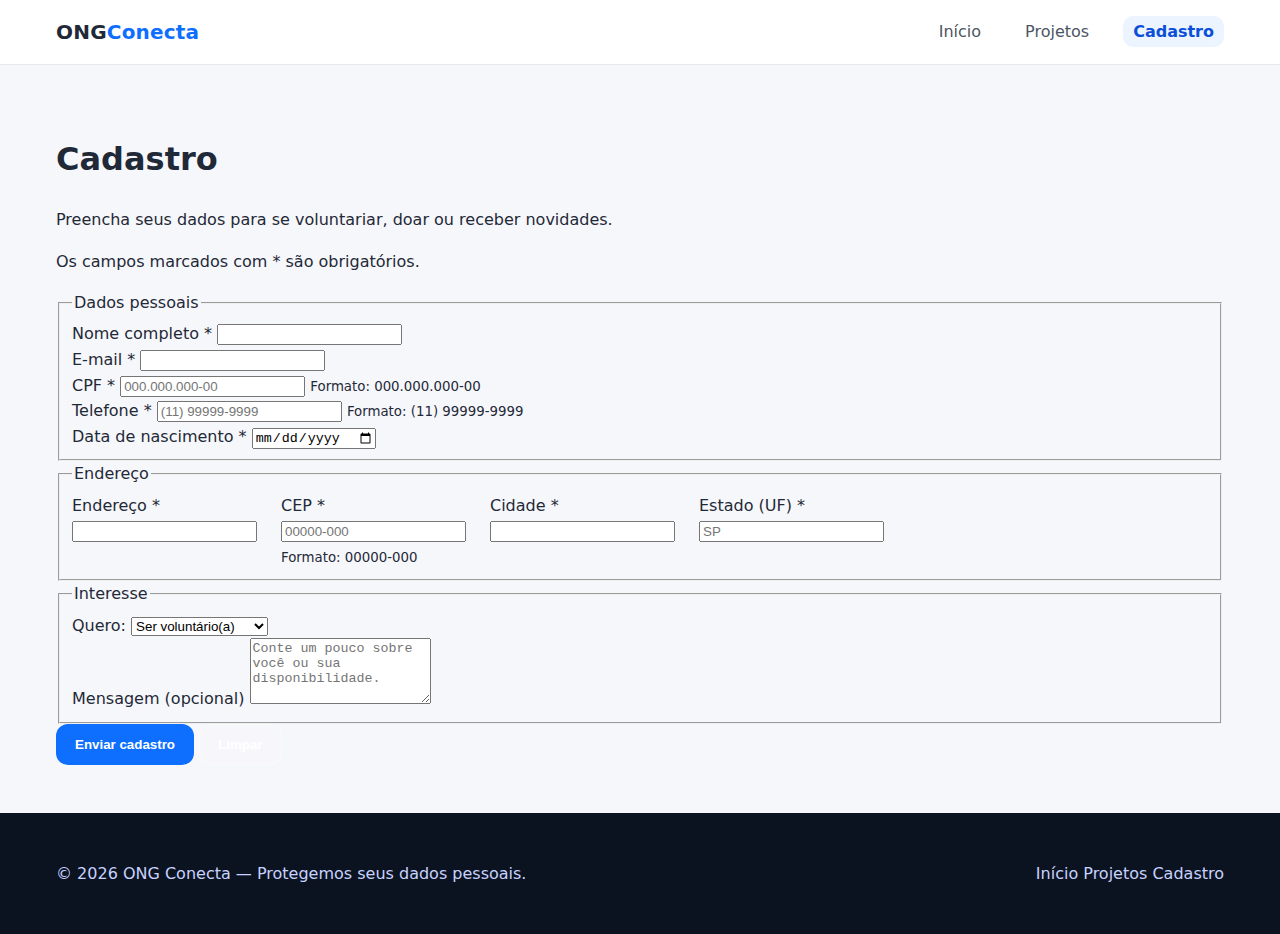
<file: cadastro.html>
<!DOCTYPE html>
<html lang="pt-br">
  <head>
    <meta charset="UTF-8" />
    <meta name="viewport" content="width=device-width, initial-scale=1" />
    <title>ONG Conecta — Cadastro</title>
    <meta name="description" content="Cadastro de voluntários e apoiadores." />
    <link rel="stylesheet" href="assets/css/style.css" />
  </head>
  <body>
    <!-- Header -->
    <header class="site-header">
      <nav class="nav container" aria-label="Principal">
        <a class="logo" href="index.html">ONG<span>Conecta</span></a>

        <button
          class="hamburger"
          aria-label="Abrir menu"
          aria-expanded="false"
          aria-controls="menu"
        >
          ☰
        </button>

        <ul id="menu" class="nav-links">
          <li><a href="index.html">Início</a></li>
          <li><a href="projetos.html">Projetos</a></li>
          <li><a href="cadastro.html" aria-current="page">Cadastro</a></li>
        </ul>
      </nav>
    </header>

    <main class="container main">
      <header class="page-head">
        <h1>Cadastro</h1>
        <p>
          Preencha seus dados para se voluntariar, doar ou receber novidades.
        </p>
      </header>

      <form
        class="form"
        action="#"
        method="post"
        novalidate
        aria-describedby="ajuda"
      >
        <p id="ajuda" class="muted">
          Os campos marcados com * são obrigatórios.
        </p>

        <!-- Dados pessoais -->
        <fieldset class="fieldset">
          <legend>Dados pessoais</legend>

          <div class="field">
            <label for="nome">Nome completo *</label>
            <input
              id="nome"
              name="nome"
              type="text"
              required
              minlength="3"
              autocomplete="name"
            />
          </div>

          <div class="field">
            <label for="email">E-mail *</label>
            <input
              id="email"
              name="email"
              type="email"
              required
              autocomplete="email"
            />
          </div>

          <div class="field">
            <label for="cpf">CPF *</label>
            <input
              id="cpf"
              name="cpf"
              type="text"
              inputmode="numeric"
              required
              maxlength="14"
              placeholder="000.000.000-00"
              pattern="^\d{3}\.\d{3}\.\d{3}-\d{2}$"
              aria-describedby="cpf-help"
            />
            <small id="cpf-help" class="help">Formato: 000.000.000-00</small>
          </div>

          <div class="field">
            <label for="telefone">Telefone *</label>
            <input
              id="telefone"
              name="telefone"
              type="tel"
              inputmode="tel"
              required
              maxlength="15"
              placeholder="(11) 99999-9999"
              pattern="^\(\d{2}\)\s?\d{4,5}-\d{4}$"
              aria-describedby="tel-help"
            />
            <small id="tel-help" class="help">Formato: (11) 99999-9999</small>
          </div>

          <div class="field">
            <label for="nascimento">Data de nascimento *</label>
            <input id="nascimento" name="nascimento" type="date" required />
          </div>
        </fieldset>

        <!-- Endereço -->
        <fieldset class="fieldset">
          <legend>Endereço</legend>

          <div class="grid-12">
            <div class="field col-8 col-sm-12">
              <label for="endereco">Endereço *</label>
              <input
                id="endereco"
                name="endereco"
                type="text"
                required
                autocomplete="street-address"
              />
            </div>

            <div class="field col-4 col-sm-12">
              <label for="cep">CEP *</label>
              <input
                id="cep"
                name="cep"
                type="text"
                inputmode="numeric"
                required
                maxlength="9"
                placeholder="00000-000"
                pattern="^\d{5}-\d{3}$"
                aria-describedby="cep-help"
              />
              <small id="cep-help" class="help">Formato: 00000-000</small>
            </div>

            <div class="field col-8 col-sm-12">
              <label for="cidade">Cidade *</label>
              <input id="cidade" name="cidade" type="text" required />
            </div>

            <div class="field col-4 col-sm-12">
              <label for="estado">Estado (UF) *</label>
              <input
                id="estado"
                name="estado"
                type="text"
                required
                maxlength="2"
                pattern="^[A-Za-z]{2}$"
                placeholder="SP"
              />
            </div>
          </div>
        </fieldset>

        <!-- Interesse -->
        <fieldset class="fieldset">
          <legend>Interesse</legend>

          <div class="field">
            <label for="tipo">Quero:</label>
            <select id="tipo" name="tipo">
              <option value="voluntariado">Ser voluntário(a)</option>
              <option value="doacoes">Doar</option>
              <option value="novidades">Receber novidades</option>
            </select>
          </div>

          <div class="field">
            <label for="mensagem">Mensagem (opcional)</label>
            <textarea
              id="mensagem"
              name="mensagem"
              rows="4"
              maxlength="500"
              placeholder="Conte um pouco sobre você ou sua disponibilidade."
            ></textarea>
          </div>
        </fieldset>

        <div class="actions">
          <button class="btn btn--primary" type="submit">
            Enviar cadastro
          </button>
          <button class="btn btn--ghost" type="reset">Limpar</button>
        </div>
      </form>
    </main>

    <!-- Footer -->
    <footer class="site-footer">
      <div class="container footer-content">
        <p>
          © <span id="ano"></span> ONG Conecta — Protegemos seus dados pessoais.
        </p>
        <nav aria-label="Rodapé">
          <a href="index.html">Início</a>
          <a href="projetos.html">Projetos</a>
          <a href="cadastro.html" aria-current="page">Cadastro</a>
        </nav>
      </div>
    </footer>

    <script>
      // Menu mobile + header com sombra
      const header = document.querySelector(".site-header");
      const btn = document.querySelector(".hamburger");
      const nav = document.querySelector(".nav");
      btn.addEventListener("click", () => {
        const expanded = btn.getAttribute("aria-expanded") === "true";
        btn.setAttribute("aria-expanded", String(!expanded));
        nav.classList.toggle("active");
      });
      window.addEventListener("scroll", () => {
        header.classList.toggle("scrolled", window.scrollY > 8);
      });

      // Ano dinâmico
      document.getElementById("ano").textContent = new Date().getFullYear();
    </script>
    <script src="assets/js/masks.js" defer></script>
  </body>
</html>
</file>
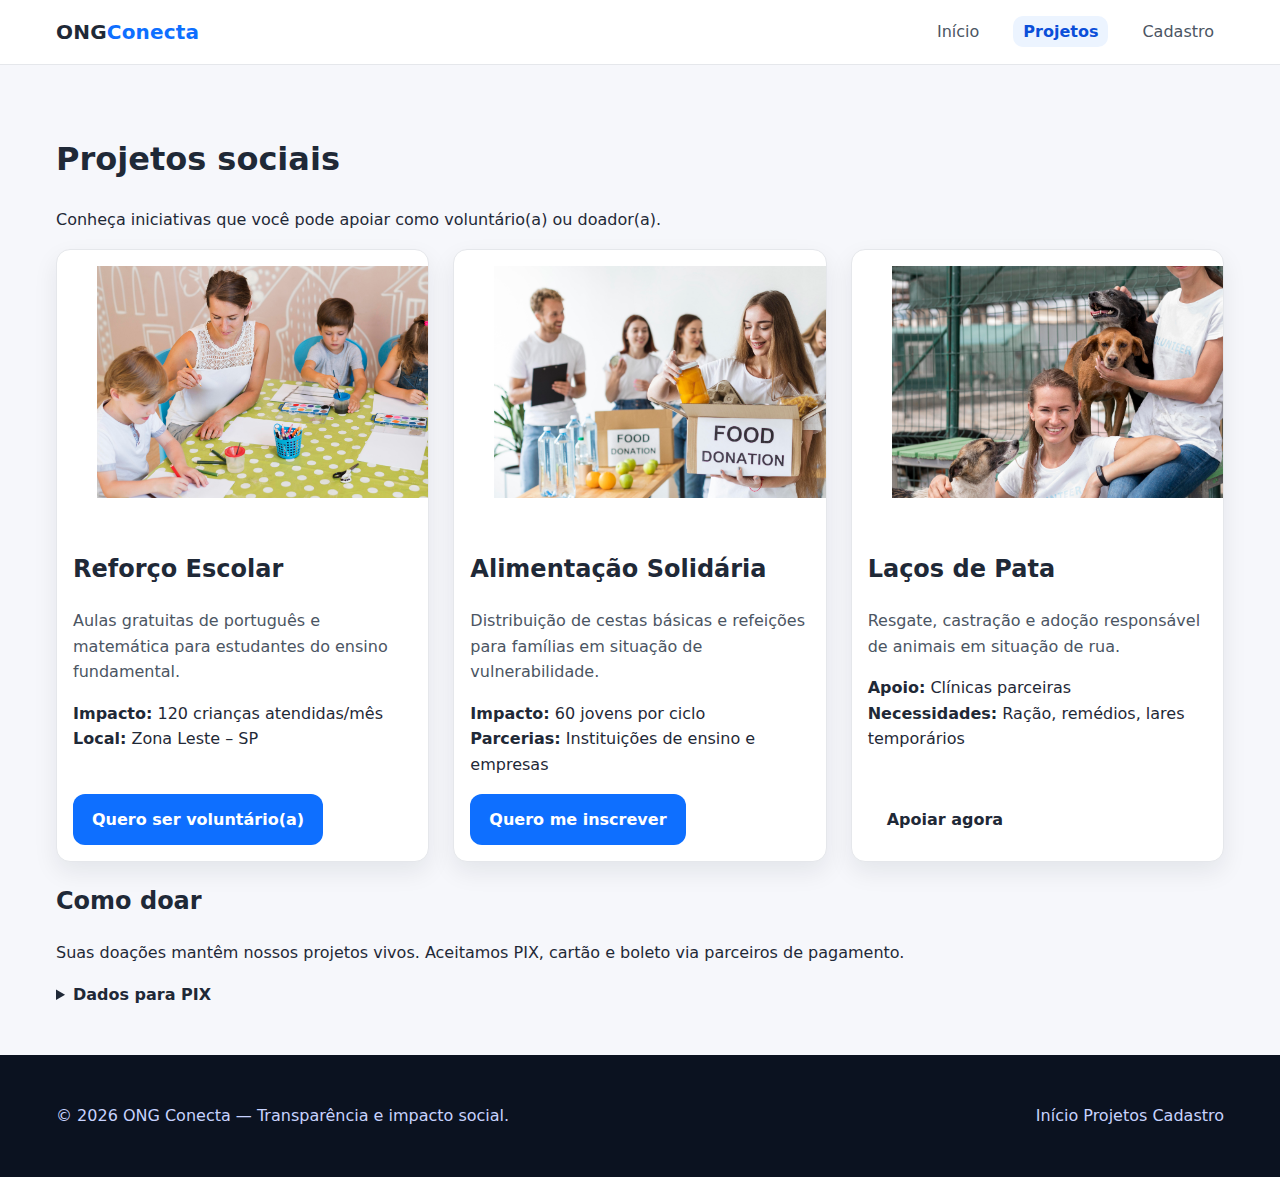
<file: projetos.html>
<!DOCTYPE html>
<html lang="pt-br">
  <head>
    <meta charset="UTF-8" />
    <meta name="viewport" content="width=device-width, initial-scale=1" />
    <title>ONG Conecta — Projetos</title>
    <meta
      name="description"
      content="Projetos sociais, voluntariado e doações."
    />
    <link rel="stylesheet" href="assets/css/style.css" />
  </head>
  <body>
    <!-- Header -->
    <header class="site-header">
      <nav class="nav container" aria-label="Principal">
        <a class="logo" href="index.html">ONG<span>Conecta</span></a>
        <button
          class="hamburger"
          aria-label="Abrir menu"
          aria-expanded="false"
          aria-controls="menu"
        >
          ☰
        </button>
        <ul id="menu" class="nav-links">
          <li><a href="index.html">Início</a></li>
          <li><a href="projetos.html" aria-current="page">Projetos</a></li>
          <li><a href="cadastro.html">Cadastro</a></li>
        </ul>
      </nav>
    </header>

    <main class="container main">
      <header class="page-head">
        <h1>Projetos sociais</h1>
        <p>
          Conheça iniciativas que você pode apoiar como voluntário(a) ou
          doador(a).
        </p>
      </header>

      <section class="cards">
        <!-- Reforço Escolar -->
        <article class="card">
          <figure class="card__media">
            <img
              src="assets/images/projeto-2.jpg"
              alt="Aula de reforço escolar para crianças"
              loading="lazy"
            />
          </figure>
          <div class="card__body">
            <h2>Reforço Escolar</h2>
            <p>
              Aulas gratuitas de português e matemática para estudantes do
              ensino fundamental.
            </p>
            <ul class="list">
              <li><strong>Impacto:</strong> 120 crianças atendidas/mês</li>
              <li><strong>Local:</strong> Zona Leste – SP</li>
            </ul>
          </div>
          <div class="card__footer">
            <a class="btn btn--primary" href="cadastro.html"
              >Quero ser voluntário(a)</a
            >
          </div>
        </article>

        <!-- alimentacao solidaria -->
        <article class="card">
          <figure class="card__media">
            <img
              src="assets/images/projeto-1.jpg"
              alt="Oficina de capacitação profissional"
              loading="lazy"
            />
          </figure>
          <div class="card__body">
            <h2>Alimentação Solidária</h2>
            <p>
              Distribuição de cestas básicas e refeições para famílias em
              situação de vulnerabilidade.
            </p>
            <ul class="list">
              <li><strong>Impacto:</strong> 60 jovens por ciclo</li>
              <li>
                <strong>Parcerias:</strong> Instituições de ensino e empresas
              </li>
            </ul>
          </div>
          <div class="card__footer">
            <a class="btn btn--primary" href="cadastro.html"
              >Quero me inscrever</a
            >
          </div>
        </article>

        <!-- Laços de Pata -->
        <article class="card">
          <figure class="card__media">
            <img
              src="assets/images/projeto-3.jpg"
              alt="Cuidado e adoção responsável de animais"
              loading="lazy"
            />
          </figure>
          <div class="card__body">
            <h2>Laços de Pata</h2>
            <p>
              Resgate, castração e adoção responsável de animais em situação de
              rua.
            </p>
            <ul class="list">
              <li><strong>Apoio:</strong> Clínicas parceiras</li>
              <li>
                <strong>Necessidades:</strong> Ração, remédios, lares
                temporários
              </li>
            </ul>
          </div>
          <div class="card__footer">
            <a class="btn btn--secondary" href="cadastro.html">Apoiar agora</a>
          </div>
        </article>
      </section>

      <!-- Como doar -->
      <section class="doacoes">
        <h2>Como doar</h2>
        <p>
          Suas doações mantêm nossos projetos vivos. Aceitamos PIX, cartão e
          boleto via parceiros de pagamento.
        </p>
        <details>
          <summary><strong>Dados para PIX</strong></summary>
          <p>Chave (e-mail): doacoes@ongconecta.org</p>
        </details>
      </section>
    </main>

    <!-- Footer -->
    <footer class="site-footer">
      <div class="container footer-content">
        <p>
          © <span id="ano"></span> ONG Conecta — Transparência e impacto social.
        </p>
        <nav aria-label="Rodapé">
          <a href="index.html">Início</a>
          <a href="projetos.html" aria-current="page">Projetos</a>
          <a href="cadastro.html">Cadastro</a>
        </nav>
      </div>
    </footer>

    <script>
      const header = document.querySelector(".site-header");
      const btn = document.querySelector(".hamburger");
      const nav = document.querySelector(".nav");
      btn.addEventListener("click", () => {
        const expanded = btn.getAttribute("aria-expanded") === "true";
        btn.setAttribute("aria-expanded", String(!expanded));
        nav.classList.toggle("active");
      });
      window.addEventListener("scroll", () => {
        header.classList.toggle("scrolled", window.scrollY > 8);
      });
      document.getElementById("ano").textContent = new Date().getFullYear();
    </script>
  </body>
</html>
</file>
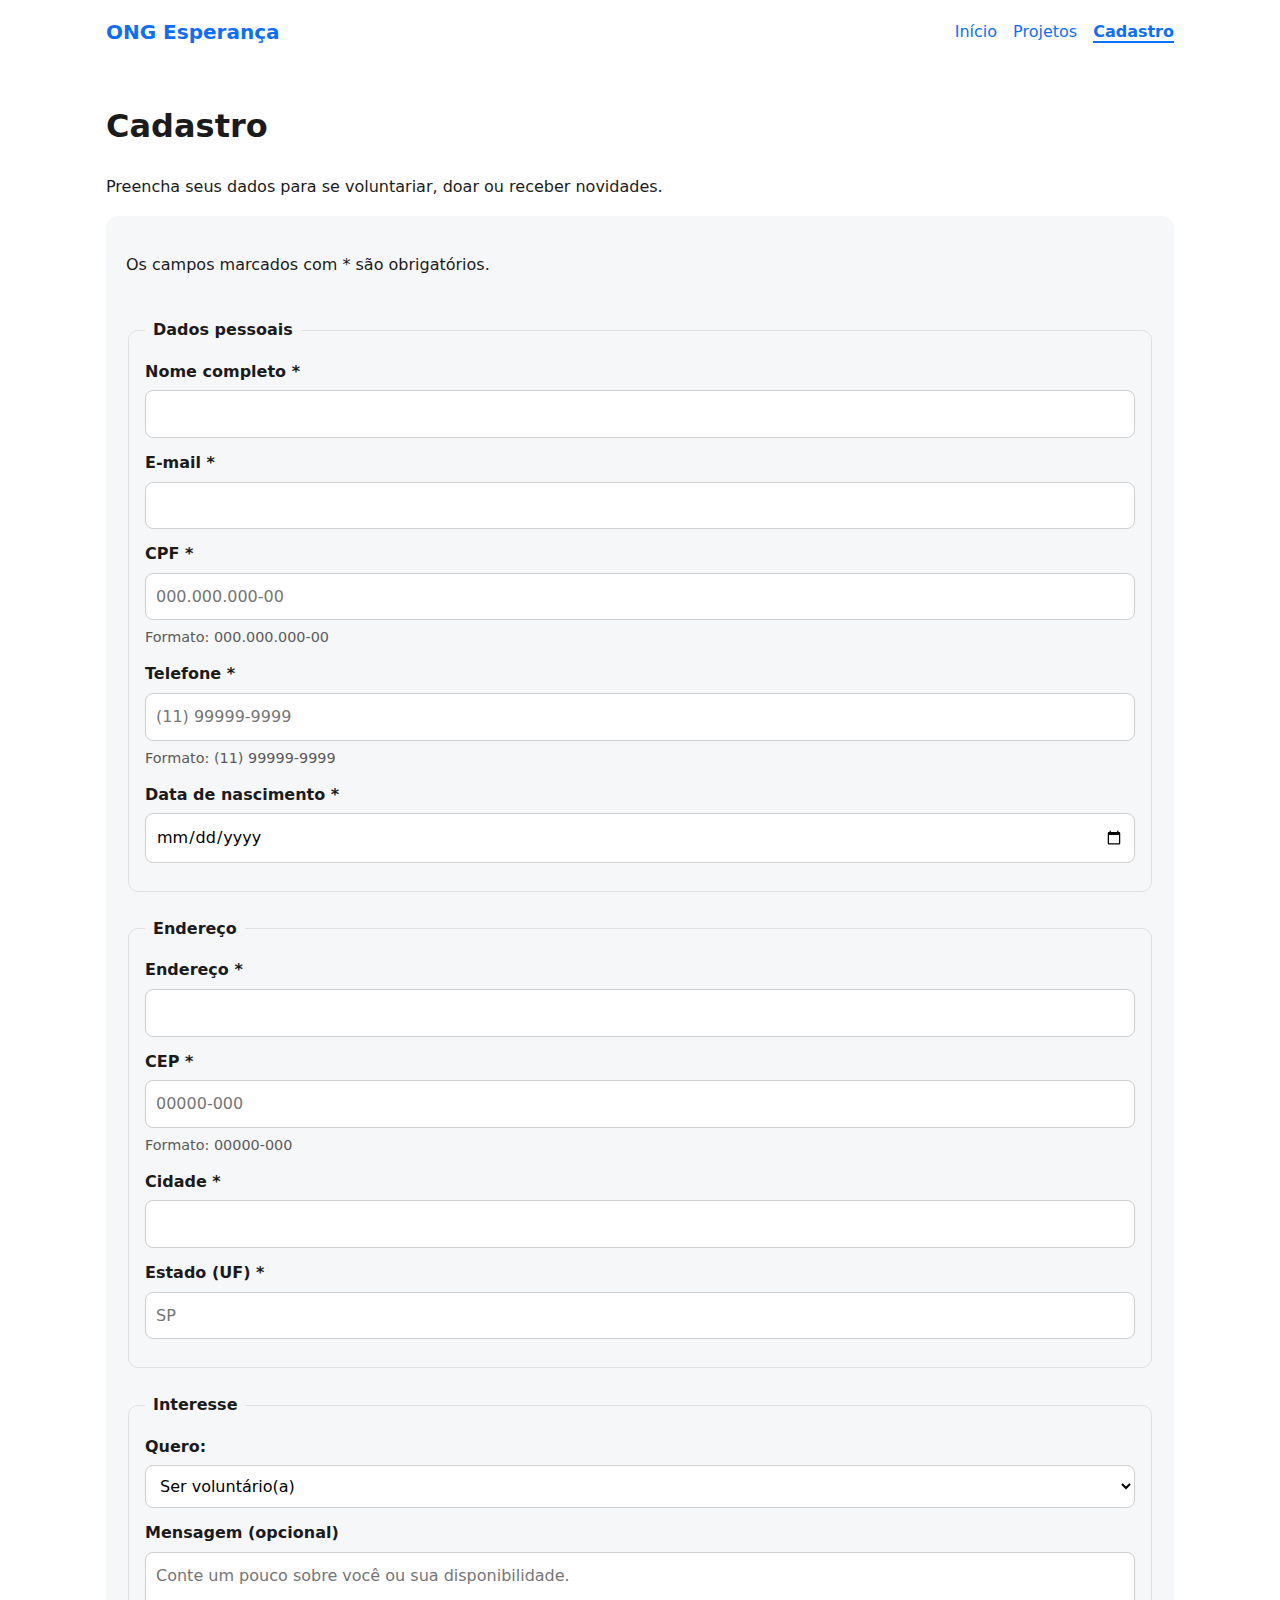
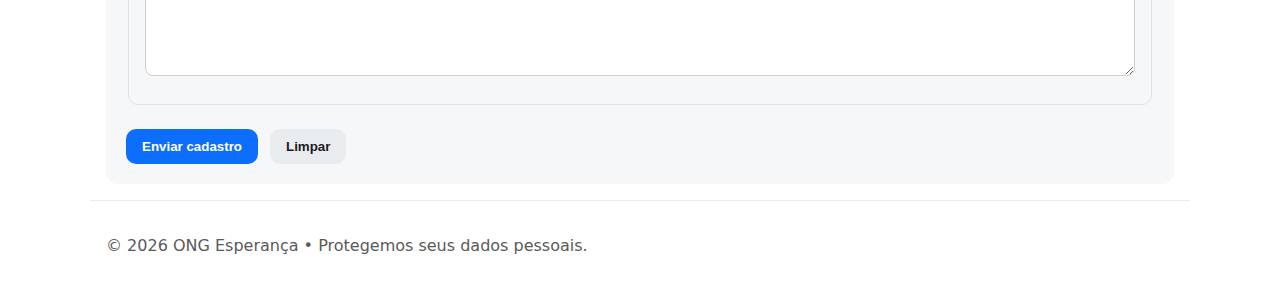
<file: ong-plataforma/cadastro.html>
<!DOCTYPE html>
<html lang="pt-BR">
  <head>
    <meta charset="utf-8" />
    <meta name="viewport" content="width=device-width, initial-scale=1" />
    <meta name="description" content="Cadastro de voluntários e apoiadores." />
    <title>ONG Esperança | Cadastro</title>
    <link rel="stylesheet" href="assets/css/style.css" />
  </head>
  <body>
    <header class="container">
      <a class="brand" href="index.html">ONG Esperança</a>
      <nav aria-label="Navegação principal">
        <ul class="menu">
          <li><a href="index.html">Início</a></li>
          <li><a href="projetos.html">Projetos</a></li>
          <li><a href="cadastro.html" aria-current="page">Cadastro</a></li>
        </ul>
      </nav>
    </header>

    <main id="conteudo" class="container">
      <h1>Cadastro</h1>
      <p>Preencha seus dados para se voluntariar, doar ou receber novidades.</p>

      <form
        class="form"
        action="#"
        method="post"
        novalidate
        aria-describedby="ajuda"
      >
        <p id="ajuda">Os campos marcados com * são obrigatórios.</p>

        <fieldset>
          <legend>Dados pessoais</legend>

          <div class="field">
            <label for="nome">Nome completo *</label>
            <input
              id="nome"
              name="nome"
              type="text"
              required
              minlength="3"
              autocomplete="name"
            />
          </div>

          <div class="field">
            <label for="email">E-mail *</label>
            <input
              id="email"
              name="email"
              type="email"
              required
              autocomplete="email"
            />
          </div>

          <div class="field">
            <label for="cpf">CPF *</label>
            <!-- Validação nativa com pattern + máscara JS -->
            <input
              id="cpf"
              name="cpf"
              type="text"
              inputmode="numeric"
              required
              maxlength="14"
              placeholder="000.000.000-00"
              pattern="^\d{3}\.\d{3}\.\d{3}-\d{2}$"
              aria-describedby="cpf-help"
            />
            <small id="cpf-help" class="help">Formato: 000.000.000-00</small>
          </div>

          <div class="field">
            <label for="telefone">Telefone *</label>
            <input
              id="telefone"
              name="telefone"
              type="tel"
              inputmode="tel"
              required
              maxlength="15"
              placeholder="(11) 99999-9999"
              pattern="^\(\d{2}\)\s?\d{4,5}-\d{4}$"
              aria-describedby="tel-help"
            />
            <small id="tel-help" class="help">Formato: (11) 99999-9999</small>
          </div>

          <div class="field">
            <label for="nascimento">Data de nascimento *</label>
            <input id="nascimento" name="nascimento" type="date" required />
          </div>
        </fieldset>

        <fieldset>
          <legend>Endereço</legend>

          <div class="field">
            <label for="endereco">Endereço *</label>
            <input
              id="endereco"
              name="endereco"
              type="text"
              required
              autocomplete="street-address"
            />
          </div>

          <div class="field">
            <label for="cep">CEP *</label>
            <input
              id="cep"
              name="cep"
              type="text"
              inputmode="numeric"
              required
              maxlength="9"
              placeholder="00000-000"
              pattern="^\d{5}-\d{3}$"
              aria-describedby="cep-help"
            />
            <small id="cep-help" class="help">Formato: 00000-000</small>
          </div>

          <div class="field">
            <label for="cidade">Cidade *</label>
            <input id="cidade" name="cidade" type="text" required />
          </div>

          <div class="field">
            <label for="estado">Estado (UF) *</label>
            <input
              id="estado"
              name="estado"
              type="text"
              required
              maxlength="2"
              pattern="^[A-Za-z]{2}$"
              placeholder="SP"
            />
          </div>
        </fieldset>

        <fieldset>
          <legend>Interesse</legend>
          <div class="field">
            <label for="tipo">Quero:</label>
            <select id="tipo" name="tipo">
              <option value="voluntariado">Ser voluntário(a)</option>
              <option value="doacoes">Doar</option>
              <option value="novidades">Receber novidades</option>
            </select>
          </div>

          <div class="field">
            <label for="mensagem">Mensagem (opcional)</label>
            <textarea
              id="mensagem"
              name="mensagem"
              rows="4"
              maxlength="500"
              placeholder="Conte um pouco sobre você ou sua disponibilidade."
            ></textarea>
          </div>
        </fieldset>

        <div class="actions">
          <button class="btn" type="submit">Enviar cadastro</button>
          <button class="btn is-secondary" type="reset">Limpar</button>
        </div>
      </form>
    </main>

    <footer class="container">
      <p>
        &copy; <span id="ano"></span> ONG Esperança • Protegemos seus dados
        pessoais.
      </p>
    </footer>

    <script>
      document.getElementById("ano").textContent = new Date().getFullYear();
    </script>
    <script src="assets/js/masks.js" defer></script>
  </body>
</html>
</file>
<file: assets/css/style.css>
:root {
  /* Cores */
  --cor-primaria: #0e6fff;
  --cor-secundaria: #00bfa5;
  --cor-fundo: #f6f7fb;
  --cor-card: #ffffff;
  --cor-texto: #1f2937;
  --cor-texto-2: #4b5563;
  --cor-borda: #e5e7eb;
  --cor-sombra: rgba(17, 24, 39, 0.08);
  --cor-ghost: #ffffff1a;
  --cor-cta: #0e6fff;

  /* Tipografia */
  --ff: "Poppins", system-ui, -apple-system, Segoe UI, Roboto, Ubuntu,
    "Open Sans", sans-serif;
  --fs-display: clamp(2rem, 3.5vw, 3rem);
  --fs-h2: clamp(1.4rem, 2.2vw, 2rem);
  --fs-h3: 1.125rem;
  --fs-base: 1rem;
  --fs-sm: 0.925rem;

  /* Espaços (8pt scale) */
  --sp-1: 8px;
  --sp-2: 16px;
  --sp-3: 24px;
  --sp-4: 32px;
  --sp-5: 48px;
  --sp-6: 64px;

  /* Larguras */
  --container: 1200px;

  /* Radius e sombra */
  --radius: 14px;
  --shadow: 0 10px 24px var(--cor-sombra);
}

/* ========== Reset básico ========== */
* {
  box-sizing: border-box;
}
img {
  max-width: 100%;
  display: block;
}
a {
  color: inherit;
  text-decoration: none;
}
ul {
  list-style: none;
  margin: 0;
  padding: 0;
}
body {
  margin: 0;
  font-family: var(--ff);
  color: var(--cor-texto);
  background: var(--cor-fundo);
  line-height: 1.6;
}

/* ========== Helpers ========== */
.container {
  width: 100%;
  max-width: var(--container);
  margin-inline: auto;
  padding-inline: var(--sp-2);
}
.grid-12 {
  display: grid;
  grid-template-columns: repeat(12, 1fr);
  gap: var(--sp-3);
}
.col-7 {
  grid-column: span 7;
}
.col-5 {
  grid-column: span 5;
}
.col-md-12 {
  grid-column: span 12;
}

.section-head {
  display: flex;
  justify-content: space-between;
  align-items: end;
  gap: var(--sp-2);
  margin-bottom: var(--sp-3);
}
.section-head h2 {
  font-size: var(--fs-h2);
  margin: 0;
}
.link {
  color: var(--cor-primaria);
  font-weight: 600;
}

/* ========== Header/Nav ========== */
.site-header {
  position: sticky;
  top: 0;
  z-index: 1000;
  background: var(--cor-card);
  border-bottom: 1px solid var(--cor-borda);
  transition: box-shadow 0.2s ease, background 0.2s ease;
}
.site-header.scrolled {
  box-shadow: var(--shadow);
  background: #fff;
}

.nav {
  display: flex;
  align-items: center;
  justify-content: space-between;
  height: 64px;
  gap: var(--sp-2);
}
.logo {
  font-weight: 800;
  font-size: 1.25rem;
  letter-spacing: 0.2px;
}
.logo span {
  color: var(--cor-primaria);
}
.nav-links {
  display: flex;
  gap: var(--sp-3);
}
.nav-links a {
  padding: 6px 10px;
  border-radius: 10px;
  color: var(--cor-texto-2);
}
.nav-links a[aria-current="page"] {
  color: #0b4fd9;
  font-weight: 600;
  background: #0e6fff14;
}

/* Hamburger */
.hamburger {
  display: none;
  font-size: 1.8rem;
  background: none;
  border: 0;
  cursor: pointer;
}

/* ========== Hero ========== */
.hero {
  position: relative;
  isolation: isolate;
  min-height: 72vh;
  display: grid;
  place-items: center;
  overflow: hidden;
}
.hero__bg {
  position: absolute;
  inset: 0;
  background: url("../images/hero.jpg") center/cover no-repeat;
  transform: scale(1.02);
}
.hero__overlay {
  position: absolute;
  inset: 0;
  background: linear-gradient(180deg, rgba(0, 0, 0, 0.35), rgba(0, 0, 0, 0.55));
}
.hero__content {
  position: relative;
  z-index: 1;
  color: #fff;
  text-align: center;
  padding-block: var(--sp-5);
}
.hero h1 {
  font-size: var(--fs-display);
  line-height: 1.1;
  margin: 0 0 var(--sp-2);
}
.hero p {
  font-size: 1.1rem;
  opacity: 0.95;
  margin: 0 0 var(--sp-3);
}
.br-md {
  display: none;
}

.hero__actions {
  display: flex;
  gap: var(--sp-2);
  justify-content: center;
  flex-wrap: wrap;
}
.btn {
  display: inline-flex;
  align-items: center;
  justify-content: center;
  padding: 12px 18px;
  border-radius: 12px;
  font-weight: 600;
  border: 1px solid transparent;
  transition: transform 0.15s ease, background 0.15s ease, color 0.15s ease,
    border-color 0.15s ease;
}
.btn--primary {
  background: var(--cor-cta);
  color: #fff;
}
.btn--primary:hover {
  transform: translateY(-2px);
  background: #0b5ae3;
}
.btn--ghost {
  background: var(--cor-ghost);
  color: #fff;
  border-color: #ffffff55;
}
.btn--ghost:hover {
  background: #ffffff24;
  border-color: #ffffff88;
}

.stats {
  display: flex;
  gap: var(--sp-4);
  justify-content: center;
  flex-wrap: wrap;
  margin-top: var(--sp-4);
}
.stats li {
  display: flex;
  flex-direction: column;
  align-items: center;
}
.stats strong {
  font-size: 1.4rem;
}
.stats span {
  font-size: 0.9rem;
  opacity: 0.9;
}

/* ========== Seção Sobre ========== */
.main {
  padding-block: var(--sp-5);
}
.sobre__texto h2 {
  font-size: var(--fs-h2);
  margin: 0 0 var(--sp-2);
}
.sobre__texto p {
  color: var(--cor-texto-2);
  margin: 0 0 var(--sp-2);
}
.badges {
  display: flex;
  flex-wrap: wrap;
  gap: var(--sp-1);
}
.badge {
  background: #e8f1ff;
  color: #0b4fd9;
  border: 1px solid #cfe1ff;
  padding: 6px 10px;
  border-radius: 999px;
  font-weight: 600;
  font-size: var(--fs-sm);
}
.sobre__imagem img {
  width: 100%;
  height: 100%;
  border-radius: var(--radius);
  object-fit: cover;
  box-shadow: var(--shadow);
}

/* ========== Cards de Projetos ========== */
.projetos {
  margin-top: var(--sp-5);
}
.cards {
  display: grid;
  grid-template-columns: repeat(12, 1fr);
  gap: var(--sp-3);
}
.card {
  grid-column: span 4;
  background: var(--cor-card);
  border: 1px solid var(--cor-borda);
  border-radius: var(--radius);
  box-shadow: var(--shadow);
  overflow: hidden;
  display: flex;
  flex-direction: column;
  transition: transform 0.15s ease, box-shadow 0.15s ease;
}
.card:hover {
  transform: translateY(-4px);
  box-shadow: 0 14px 28px var(--cor-sombra);
}
/* Padroniza a mídia */
.card__media {
  width: 100%;
  aspect-ratio: 16 / 10;
  overflow: hidden;
  background: #ddd;
}
.card__media img {
  width: 100%;
  height: 100%;
  object-fit: cover;
}
.card__body {
  padding: var(--sp-2) var(--sp-2) 0;
}
.card__body h3 {
  margin: 0 0 4px;
  font-size: var(--fs-h3);
}
.card__body p {
  margin: 0 0 var(--sp-2);
  color: var(--cor-texto-2);
}
.tags {
  display: flex;
  gap: 8px;
  flex-wrap: wrap;
}
.tag {
  background: #f1f5f9;
  color: #334155;
  border: 1px solid #e2e8f0;
  padding: 4px 8px;
  border-radius: 999px;
  font-size: 12px;
}
.card__footer {
  padding: var(--sp-2);
  margin-top: auto;
}

/* ========== CTA ========== */
.cta {
  margin-top: var(--sp-6);
  background: linear-gradient(135deg, #0e6fff 0%, #00bfa5 100%);
  color: #fff;
  border-radius: var(--radius);
  text-align: center;
  padding: var(--sp-5);
  box-shadow: var(--shadow);
}
.cta h2 {
  margin: 0 0 var(--sp-1);
  font-size: var(--fs-h2);
}
.cta p {
  margin: 0 0 var(--sp-2);
  opacity: 0.95;
}

/* ========== Footer ========== */
.site-footer {
  padding-block: var(--sp-4);
  background: #0b1220;
  color: #c7d2fe;
}
.footer-content {
  display: flex;
  align-items: center;
  justify-content: space-between;
  gap: var(--sp-2);
}
.site-footer a {
  color: #c7d2fe;
}
.site-footer a:hover {
  color: #fff;
}

/* ========== Responsivo ========== */
@media (max-width: 1024px) {
  .col-7,
  .col-5 {
    grid-column: span 12;
  }
  .br-md {
    display: block;
  }
  .cards .card {
    grid-column: span 6;
  }
}
@media (max-width: 768px) {
  .hamburger {
    display: block;
  }
  .nav {
    position: relative;
  }
  .nav-links {
    position: absolute;
    right: var(--sp-2);
    top: 64px;
    background: #fff;
    border: 1px solid var(--cor-borda);
    border-radius: 12px;
    padding: var(--sp-2);
    box-shadow: var(--shadow);
    display: none;
    flex-direction: column;
    gap: var(--sp-1);
    min-width: 180px;
  }
  .nav.active .nav-links {
    display: flex;
  }
  .cards .card {
    grid-column: span 12;
  }
  .footer-content {
    flex-direction: column;
    gap: var(--sp-2);
  }
}
</file>
<file: ong-plataforma/assets/css/style.css>
:root {
  --bg: #ffffff;
  --fg: #1b1b1b;
  --muted: #5a5a5a;
  --brand: #0d6efd;
  --brand-2: #0a58ca;
  --surface: #f6f7f9;
  --radius: 12px;
}
* {
  box-sizing: border-box;
}
html {
  scroll-behavior: smooth;
}
body {
  margin: 0;
  font-family: system-ui, -apple-system, Segoe UI, Roboto, Ubuntu,
    "Helvetica Neue", Arial;
  color: var(--fg);
  background: var(--bg);
  line-height: 1.6;
}
a {
  color: var(--brand);
  text-decoration: none;
}
a:hover {
  color: var(--brand-2);
  text-decoration: underline;
}

.container {
  max-width: 1100px;
  margin: auto;
  padding: 16px;
}
header.container {
  display: flex;
  align-items: center;
  gap: 24px;
  justify-content: space-between;
}
.brand {
  font-weight: 700;
  font-size: 1.25rem;
}
.menu {
  list-style: none;
  display: flex;
  gap: 16px;
  margin: 0;
  padding: 0;
}
.menu a[aria-current="page"] {
  font-weight: 700;
  border-bottom: 2px solid var(--brand);
}

.hero {
  display: grid;
  grid-template-columns: 1.2fr 1fr;
  gap: 24px;
  align-items: center;
}
.hero-media img {
  width: 100%;
  height: auto;
  border-radius: var(--radius);
}
.btn {
  display: inline-block;
  background: var(--brand);
  color: #fff;
  padding: 10px 16px;
  border-radius: 10px;
  border: 0;
  font-weight: 600;
}
.btn.is-secondary {
  background: #e9ecef;
  color: #1b1b1b;
}
.btn:hover {
  background: var(--brand-2);
  color: #fff;
}

.media-inline img {
  width: 100%;
  max-width: 520px;
  border-radius: var(--radius);
}

.grid {
  display: grid;
  gap: 24px;
  grid-template-columns: repeat(auto-fill, minmax(280px, 1fr));
}
.card {
  background: var(--surface);
  border-radius: var(--radius);
  overflow: hidden;
  border: 1px solid #e6e6e6;
}
.card figure {
  margin: 0;
}
.card img {
  width: 100%;
  display: block;
}
.card-body {
  padding: 16px;
}

.form {
  display: grid;
  gap: 24px;
  background: var(--surface);
  padding: 20px;
  border-radius: var(--radius);
}
fieldset {
  border: 1px solid #e1e1e1;
  border-radius: 10px;
  padding: 16px;
}
legend {
  font-weight: 700;
  padding: 0 8px;
}
.field {
  display: grid;
  gap: 6px;
  margin-bottom: 12px;
}
label {
  font-weight: 600;
}
input,
select,
textarea {
  width: 100%;
  padding: 10px;
  border: 1px solid #cfcfcf;
  border-radius: 8px;
  font: inherit;
  background: #fff;
}
input:focus,
select:focus,
textarea:focus {
  outline: 3px solid #cfe2ff;
  border-color: var(--brand);
}
.help {
  color: var(--muted);
  font-size: 0.9rem;
}
.actions {
  display: flex;
  gap: 12px;
}

footer {
  border-top: 1px solid #eaeaea;
  margin-top: 32px;
  color: var(--muted);
}

@media (max-width: 900px) {
  .hero {
    grid-template-columns: 1fr;
  }
}
</file>
